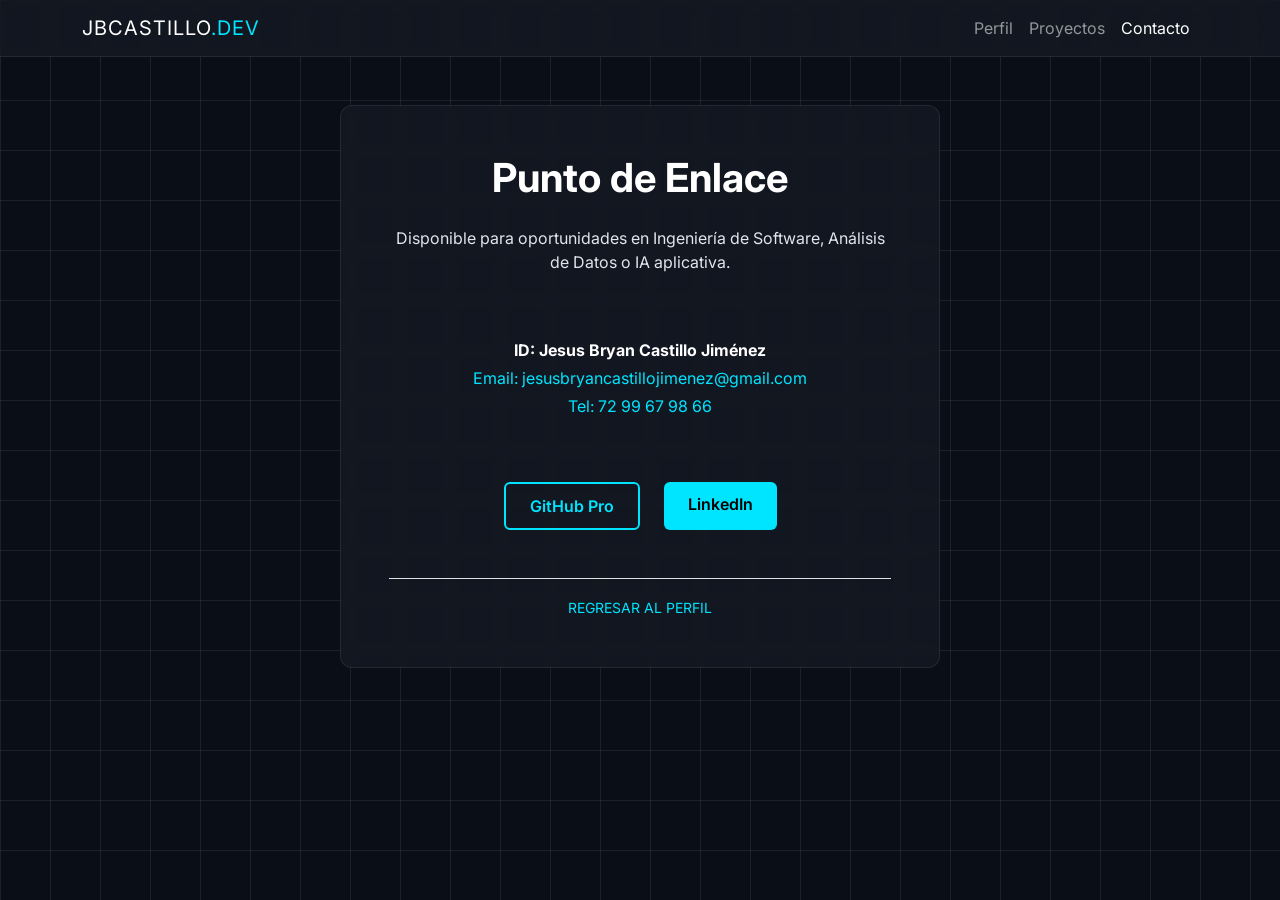
<file: contacto.html>
<!DOCTYPE html>
<html lang="es">
<head>
    <meta charset="UTF-8">
    <meta name="viewport" content="width=device-width, initial-scale=1.0">
    <title>Contacto | Jesus Bryan Castillo Jiménez</title>
    <link href="https://cdn.jsdelivr.net/npm/bootstrap@5.3.3/dist/css/bootstrap.min.css" rel="stylesheet">
    <link href="https://fonts.googleapis.com/css2?family=Inter:wght@300;400;600;700&display=swap" rel="stylesheet">
    <link rel="stylesheet" href="estilos.css">
</head>
<body class="pro-bg">

    <nav class="navbar navbar-expand-lg navbar-dark pro-nav mb-5">
        <div class="container">
            <a class="navbar-brand tech-text" href="index.html">JBCASTILLO<span class="text-cyan">.DEV</span></a>
            <button class="navbar-toggler" type="button" data-bs-toggle="collapse" data-bs-target="#navbarNav">
                <span class="navbar-toggler-icon"></span>
            </button>
            <div class="collapse navbar-collapse" id="navbarNav">
                <ul class="navbar-nav ms-auto">
                    <li class="nav-item"><a class="nav-link" href="index.html">Perfil</a></li>
                    <li class="nav-item"><a class="nav-link" href="proyectos.html">Proyectos</a></li>
                    <li class="nav-item"><a class="nav-link active" href="contacto.html">Contacto</a></li>
                </ul>
            </div>
        </div>
    </nav>

    <div class="container text-center my-5">
        <div class="pro-card p-5 d-inline-block mx-auto" style="max-width: 600px;">
            <h2 class="h1 text-white fw-bold mb-4">Punto de Enlace</h2>
            <p class="text-light-muted mb-5">Disponible para oportunidades en Ingeniería de Software, Análisis de Datos o IA aplicativa.</p>
            
            <div class="mb-5 pro-glass-panel p-3 rounded">
                <p class="text-white mb-1 fw-bold">ID: Jesus Bryan Castillo Jiménez</p>
                <p class="text-cyan mb-1">Email: jesusbryancastillojimenez@gmail.com</p>
                <p class="text-cyan mb-0">Tel: 72 99 67 98 66</p>
            </div>
            
            <div class="d-flex justify-content-center gap-4">
                <a href="https://github.com/jesuscastillojimenez-tech" target="_blank" class="pro-btn-outline">GitHub Pro</a>
                <a href="#" class="pro-btn-fill">LinkedIn</a>
            </div>
            
            <div class="mt-5 pt-3 border-top pro-border-dark">
                <a href="index.html" class="text-decoration-none text-cyan hover-white small">REGRESAR AL PERFIL</a>
            </div>
        </div>
    </div>

    <script src="https://cdn.jsdelivr.net/npm/bootstrap@5.3.3/dist/js/bootstrap.bundle.min.js"></script>
</body>
</html>
</file>
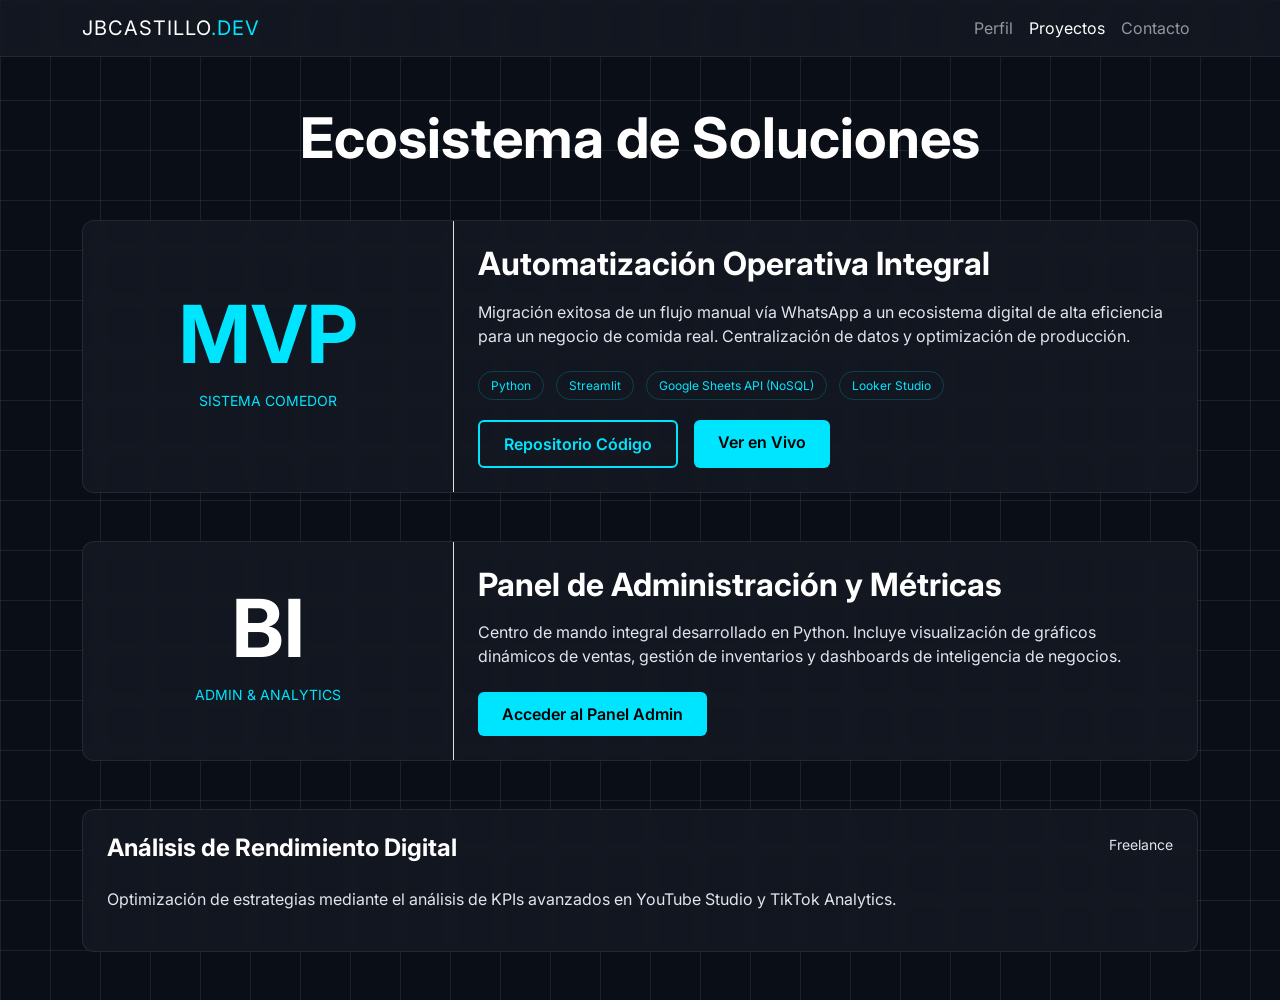
<file: proyectos.html>
<!DOCTYPE html>
<html lang="es">
<head>
    <meta charset="UTF-8">
    <meta name="viewport" content="width=device-width, initial-scale=1.0">
    <title>Proyectos | Jesus Bryan Castillo Jiménez</title>
    <link href="https://cdn.jsdelivr.net/npm/bootstrap@5.3.3/dist/css/bootstrap.min.css" rel="stylesheet">
    <link href="https://fonts.googleapis.com/css2?family=Inter:wght@300;400;600;700&display=swap" rel="stylesheet">
    <link rel="stylesheet" href="estilos.css">
</head>
<body class="pro-bg">

    <nav class="navbar navbar-expand-lg navbar-dark pro-nav mb-5">
        <div class="container">
            <a class="navbar-brand tech-text" href="index.html">JBCASTILLO<span class="text-cyan">.DEV</span></a>
            <button class="navbar-toggler" type="button" data-bs-toggle="collapse" data-bs-target="#navbarNav">
                <span class="navbar-toggler-icon"></span>
            </button>
            <div class="collapse navbar-collapse" id="navbarNav">
                <ul class="navbar-nav ms-auto">
                    <li class="nav-item"><a class="nav-link" href="index.html">Perfil</a></li>
                    <li class="nav-item"><a class="nav-link active" href="proyectos.html">Proyectos</a></li>
                    <li class="nav-item"><a class="nav-link" href="contacto.html">Contacto</a></li>
                </ul>
            </div>
        </div>
    </nav>

    <div class="container my-5">
        <h2 class="display-4 text-white fw-bold text-center mb-5">Ecosistema de Soluciones</h2>

        <div class="pro-card overflow-hidden mb-5">
            <div class="row g-0">
                <div class="col-md-4 pro-glass-panel d-flex align-items-center justify-content-center p-4 border-end pro-border-dark">
                    <div class="text-center">
                        <span class="display-1 fw-bold text-cyan">MVP</span>
                        <p class="text-cyan small mt-2">SISTEMA COMEDOR</p>
                    </div>
                </div>
                <div class="col-md-8 p-4">
                    <h3 class="h2 text-white fw-bold mb-3">Automatización Operativa Integral</h3>
                    <p class="text-light-muted mb-4">Migración exitosa de un flujo manual vía WhatsApp a un ecosistema digital de alta eficiencia para un negocio de comida real. Centralización de datos y optimización de producción.</p>
                    
                    <div class="mb-4">
                        <span class="tech-badge me-2 mb-2">Python</span>
                        <span class="tech-badge me-2 mb-2">Streamlit</span>
                        <span class="tech-badge me-2 mb-2">Google Sheets API (NoSQL)</span>
                        <span class="tech-badge me-2 mb-2">Looker Studio</span>
                    </div>

                    <div class="d-flex gap-3 mt-4">
                        <a href="https://github.com/jesuscastillojimenez-tech/sistema-comedor-mvp" target="_blank" class="pro-btn-outline">Repositorio Código</a>
                        <a href="https://app-clientes-pedidos.streamlit.app/" target="_blank" class="pro-btn-fill">Ver en Vivo</a>
                    </div>
                </div>
            </div>
        </div>

        <div class="pro-card overflow-hidden mb-5">
            <div class="row g-0">
                <div class="col-md-4 pro-glass-panel d-flex align-items-center justify-content-center p-4 border-end pro-border-dark">
                    <div class="text-center">
                        <span class="display-1 fw-bold text-white">BI</span>
                        <p class="text-cyan small mt-2">ADMIN & ANALYTICS</p>
                    </div>
                </div>
                <div class="col-md-8 p-4">
                    <h3 class="h2 text-white fw-bold mb-3">Panel de Administración y Métricas</h3>
                    <p class="text-light-muted mb-4">Centro de mando integral desarrollado en Python. Incluye visualización de gráficos dinámicos de ventas, gestión de inventarios y dashboards de inteligencia de negocios.</p>
                    <div class="d-flex gap-3">
                        <a href="https://configuracion-app-comedor.streamlit.app/" target="_blank" class="pro-btn-fill">Acceder al Panel Admin</a>
                    </div>
                </div>
            </div>
        </div>

        <div class="pro-card p-4">
            <div class="d-flex justify-content-between align-items-start mb-3">
                <h3 class="h4 text-white fw-bold">Análisis de Rendimiento Digital</h3>
                <span class="text-light-muted small">Freelance</span>
            </div>
            <p class="text-light-muted">Optimización de estrategias mediante el análisis de KPIs avanzados en YouTube Studio y TikTok Analytics.</p>
        </div>
    </div>

    <script src="https://cdn.jsdelivr.net/npm/bootstrap@5.3.3/dist/js/bootstrap.bundle.min.js"></script>
</body>
</html>
</file>
<file: estilos.css>
:root {
    --bg-dark-pro: #0a0e17;
    --tech-cyan: #00e5ff;
    --text-main: #e0e6ed;
    --text-muted: #8899a6;
    --glass-bg: rgba(20, 26, 35, 0.8);
    --border-dark: rgba(255, 255, 255, 0.08);
}

body.pro-bg {
    background-color: var(--bg-dark-pro);
    color: var(--text-main);
    font-family: 'Inter', sans-serif;
    background-image: 
        linear-gradient(var(--border-dark) 1px, transparent 1px),
        linear-gradient(90deg, var(--border-dark) 1px, transparent 1px);
    background-size: 50px 50px;
}

/* NAVEGACIÓN */
.pro-nav {
    background: var(--glass-bg);
    backdrop-filter: blur(10px);
    border-bottom: 1px solid var(--border-dark);
}

.tech-text { color: #fff; text-transform: uppercase; letter-spacing: 1px; text-decoration: none; }
.text-cyan { color: var(--tech-cyan); }

/* TARJETAS */
.pro-card {
    background: var(--glass-bg);
    border: 1px solid var(--border-dark);
    backdrop-filter: blur(5px);
    border-radius: 12px;
    transition: 0.3s ease-in-out;
}

.pro-card:hover {
    border-color: rgba(0, 229, 255, 0.3);
    transform: translateY(-5px);
    box-shadow: 0 10px 30px rgba(0, 229, 255, 0.1);
}

/* CERTIFICADOS INTERACTIVOS */
.cert-link { text-decoration: none; display: block; }
.cert-item {
    padding: 14px;
    background: rgba(255, 255, 255, 0.02);
    border: 1px solid var(--border-dark);
    border-radius: 10px;
    color: #fff;
    transition: all 0.4s cubic-bezier(0.175, 0.885, 0.32, 1.275);
    display: flex;
    align-items: center;
}

.cert-link:hover .cert-item {
    background: rgba(0, 229, 255, 0.08);
    border-color: var(--tech-cyan);
    color: var(--tech-cyan);
    transform: translateY(-8px);
    box-shadow: 0 10px 25px rgba(0, 229, 255, 0.3);
}

/* IMAGEN DE PERFIL PULSANTE */
.profile-image-container {
    width: 150px; height: 150px;
    border-radius: 50%; padding: 5px;
    background-color: var(--bg-dark-pro);
    position: relative;
    animation: pulseBorder 2.5s infinite ease-in-out;
}

.profile-image {
    width: 100%; height: 100%;
    border-radius: 50%; object-fit: cover;
    border: 3px solid var(--bg-dark-pro);
}

@keyframes pulseBorder {
    0%, 100% { box-shadow: 0 0 5px rgba(0, 229, 255, 0.1); border-color: rgba(0, 229, 255, 0.1); }
    50% { box-shadow: 0 0 25px rgba(0, 229, 255, 0.8); border-color: rgba(0, 229, 255, 0.6); }
}

/* BOTONES */
.pro-btn-fill {
    padding: 10px 24px; background: var(--tech-cyan); color: #000;
    font-weight: 600; border-radius: 6px; text-decoration: none;
}
.pro-btn-outline {
    padding: 10px 24px; border: 2px solid var(--tech-cyan); color: var(--tech-cyan);
    font-weight: 600; border-radius: 6px; text-decoration: none;
}

.tech-badge {
    background: transparent; border: 1px solid rgba(0, 229, 255, 0.2);
    color: var(--tech-cyan); padding: 6px 12px; border-radius: 20px; font-size: 0.75rem;
}
</file>
